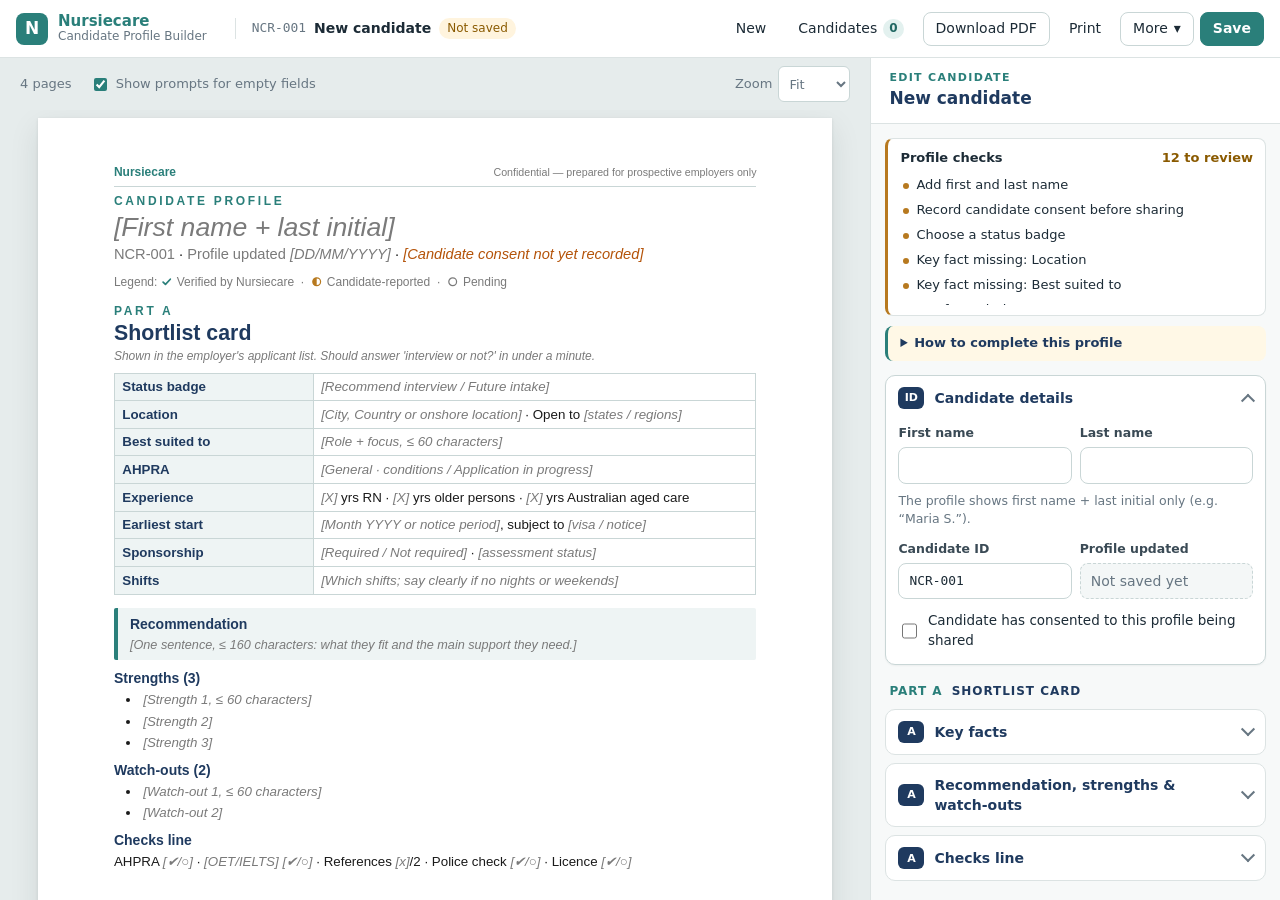
<file: index.html>
<!DOCTYPE html>
<html lang="en-AU">
<head>
  <meta charset="utf-8">
  <meta name="viewport" content="width=device-width, initial-scale=1">
  <title>Candidate Profile Builder — Nursiecare</title>
  <link rel="stylesheet" href="style.css">
</head>
<body>

<!-- ============================ Top bar ============================ -->
<header class="topbar">
  <div class="brand">
    <span class="brand-mark" aria-hidden="true">N</span>
    <div class="brand-text"><strong>Nursiecare</strong><span>Candidate Profile Builder</span></div>
  </div>

  <div class="current-candidate" aria-live="polite">
    <span class="current-id mono" id="currentId">NCR-001</span>
    <span class="current-name" id="currentName">New candidate</span>
    <span class="pill" id="saveState">Not saved</span>
  </div>

  <nav class="actions" aria-label="Candidate actions">
    <button type="button" class="btn btn-ghost" id="btnNew" title="Start a new candidate">New</button>
    <button type="button" class="btn btn-ghost" id="btnLibrary" title="Open a saved candidate">Candidates <span class="count" id="libCount">0</span></button>
    <button type="button" class="btn" id="btnPdf" title="Download this CV as a PDF file">Download PDF</button>
    <button type="button" class="btn btn-ghost" id="btnPrint" title="Print (or choose “Save as PDF” in the print dialog)">Print</button>
    <div class="menu">
      <button type="button" class="btn" id="btnMore" aria-haspopup="true" aria-expanded="false">More <span aria-hidden="true">▾</span></button>
      <div class="menu-list" id="moreMenu" hidden role="menu">
        <button type="button" role="menuitem" data-cmd="html">Download CV as HTML</button>
        <button type="button" role="menuitem" data-cmd="copy">Copy CV</button>
        <hr>
        <button type="button" role="menuitem" data-cmd="backup">Export backup (all candidates)</button>
        <button type="button" role="menuitem" data-cmd="import">Import backup…</button>
        <button type="button" role="menuitem" data-cmd="example">Load example candidate</button>
        <hr>
        <button type="button" role="menuitem" data-cmd="clear">Clear form</button>
        <button type="button" role="menuitem" data-cmd="delete" class="danger">Delete this candidate</button>
      </div>
    </div>
    <button type="button" class="btn btn-primary" id="btnSave" title="Save (Ctrl+S)">Save</button>
  </nav>
</header>

<div class="mobile-tabs" role="tablist">
  <button type="button" data-view="edit" class="on">Edit</button>
  <button type="button" data-view="preview">Preview CV</button>
</div>

<main class="workspace">

  <!-- ============================ CV preview (left) ============================ -->
  <section class="preview-pane" aria-label="CV preview">
    <div class="preview-toolbar">
      <span class="muted" id="pageCount">1 page</span>
      <label class="toggle"><input type="checkbox" id="promptsToggle" checked> Show prompts for empty fields</label>
      <label class="zoom">Zoom
        <select id="zoomSel">
          <option value="fit">Fit</option>
          <option value="0.75">75%</option>
          <option value="1">100%</option>
          <option value="1.25">125%</option>
        </select>
      </label>
    </div>
    <div class="preview-scroll" id="previewScroll">
      <div id="pages" class="cv-pages" title="Click any part of the CV to edit it"></div>
    </div>
  </section>

  <!-- ============================ Editor (right) ============================ -->
  <aside class="editor-pane" aria-label="Edit candidate information">
    <div class="editor-head">
      <div>
        <div class="eyebrow">Edit candidate</div>
        <div class="editor-title" id="editorTitle">New candidate</div>
      </div>
    </div>

    <div class="editor-scroll" id="editor">

      <div class="banner" id="storageWarning" hidden>
        This browser is blocking local storage, so <strong>Save will not work</strong> here.
        Open the file in Chrome, Edge or Firefox, or use <em>More ▸ Export backup</em>.
      </div>

      <div class="checks-box" id="checksBox">
        <div class="checks-head"><span>Profile checks</span><span class="checks-count" id="checksCount"></span></div>
        <ul id="checksList"></ul>
      </div>

      <details class="guide">
        <summary>How to complete this profile</summary>
        <ul>
          <li>Part A becomes the shortlist card in the employer portal. Part B is the full profile the card opens.</li>
          <li>Fill in Part B first, then write Part A from it. Everything on the card must also appear in Part B.</li>
          <li>Card limits: Best suited to ≤ 60 characters · Recommendation one sentence ≤ 160 · Strengths and watch-outs ≤ 60 each.</li>
          <li>Always complete all key facts, even when the answer is a gap (e.g. “0 yrs Australian aged care”). Every card needs at least one watch-out.</li>
          <li>Mark facts: <b class="m-v">✔</b> Verified by Nursiecare · <b class="m-r">◐</b> Candidate-reported · <b class="m-p">○</b> Pending. Click a marker again to clear it.</li>
          <li><strong>Do not add</strong> a photo, age, marital status, religion, health or children’s details.</li>
        </ul>
      </details>

      <!-- ---------- Candidate details ---------- -->
      <details class="ed-section" data-section="details" open>
        <summary><span class="ed-chip">ID</span><span class="ed-title">Candidate details</span></summary>
        <div class="ed-body">
          <div class="grid-2">
            <label class="field"><span class="label">First name</span><input type="text" data-bind="firstName" autocomplete="off"></label>
            <label class="field"><span class="label">Last name</span><input type="text" data-bind="lastName" autocomplete="off"></label>
          </div>
          <p class="hint">The profile shows first name + last initial only (e.g. “Maria S.”).</p>
          <div class="grid-2">
            <label class="field"><span class="label">Candidate ID</span><input type="text" data-bind="id" class="mono" placeholder="NCR-000"></label>
            <div class="field"><span class="label">Profile updated</span><output id="updatedOut" class="readonly">Not saved yet</output></div>
          </div>
          <label class="check"><input type="checkbox" data-bind="consentShared"> Candidate has consented to this profile being shared</label>
        </div>
      </details>

      <div class="ed-group"><span>Part A</span> Shortlist card</div>

      <!-- ---------- Key facts ---------- -->
      <details class="ed-section" data-section="card">
        <summary><span class="ed-chip">A</span><span class="ed-title">Key facts</span></summary>
        <div class="ed-body">
          <label class="field"><span class="label">Status badge</span>
            <select data-bind="card.statusBadge">
              <option value="">Choose…</option>
              <option>Recommend interview</option>
              <option>Future intake</option>
            </select>
          </label>

          <div class="field">
            <div class="label-row"><span class="label">Location</span><div class="marker" data-bind="card.markers.location"></div></div>
            <div class="grid-2">
              <input type="text" data-bind="card.location" placeholder="City, Country or onshore location" aria-label="Location">
              <input type="text" data-bind="card.openTo" placeholder="Open to: states / regions" aria-label="Open to">
            </div>
          </div>

          <div class="field">
            <div class="label-row"><span class="label">Best suited to</span><div class="marker" data-bind="card.markers.bestSuitedTo"></div></div>
            <input type="text" data-bind="card.bestSuitedTo" data-limit="60" placeholder="Role + focus" aria-label="Best suited to">
          </div>

          <div class="field">
            <div class="label-row"><span class="label">AHPRA</span><div class="marker" data-bind="card.markers.ahpra"></div></div>
            <input type="text" data-bind="card.ahpra" placeholder="General · no conditions / Application in progress" aria-label="AHPRA" list="ahpraOptions">
            <datalist id="ahpraOptions">
              <option value="General · no conditions"></option>
              <option value="General · conditions"></option>
              <option value="Application in progress"></option>
              <option value="Not yet applied"></option>
            </datalist>
          </div>

          <div class="field">
            <div class="label-row"><span class="label">Experience <em>years</em></span><div class="marker" data-bind="card.markers.experience"></div></div>
            <div class="grid-3">
              <label class="mini"><input type="number" min="0" step="0.5" data-bind="card.experience.rn"><span>RN</span></label>
              <label class="mini"><input type="number" min="0" step="0.5" data-bind="card.experience.olderPersons"><span>Older persons</span></label>
              <label class="mini"><input type="number" min="0" step="0.5" data-bind="card.experience.ausAgedCare"><span>Aust. aged care</span></label>
            </div>
          </div>

          <div class="field">
            <div class="label-row"><span class="label">Earliest start</span><div class="marker" data-bind="card.markers.earliestStart"></div></div>
            <div class="grid-2">
              <input type="text" data-bind="card.earliestStart" placeholder="Month YYYY or notice period" aria-label="Earliest start">
              <input type="text" data-bind="card.subjectTo" placeholder="Subject to: visa / notice" aria-label="Subject to">
            </div>
          </div>

          <div class="field">
            <div class="label-row"><span class="label">Sponsorship</span><div class="marker" data-bind="card.markers.sponsorship"></div></div>
            <div class="grid-2">
              <select data-bind="card.sponsorship" aria-label="Sponsorship">
                <option value="">Choose…</option>
                <option>Required</option>
                <option>Not required</option>
              </select>
              <input type="text" data-bind="card.sponsorshipStatus" placeholder="Assessment status" aria-label="Assessment status">
            </div>
          </div>

          <div class="field">
            <div class="label-row"><span class="label">Shifts</span><div class="marker" data-bind="card.markers.shifts"></div></div>
            <input type="text" data-bind="card.shifts" placeholder="Which shifts; say clearly if no nights or weekends" aria-label="Shifts">
          </div>
        </div>
      </details>

      <!-- ---------- Recommendation, strengths, watch-outs ---------- -->
      <details class="ed-section" data-section="card-summary">
        <summary><span class="ed-chip">A</span><span class="ed-title">Recommendation, strengths &amp; watch-outs</span></summary>
        <div class="ed-body">
          <label class="field"><span class="label">Recommendation <em>one sentence</em></span>
            <textarea rows="3" data-bind="card.recommendation" data-limit="160" placeholder="What they fit and the main support they need"></textarea>
          </label>
          <div class="field"><span class="label">Strengths <em>aim for 3</em></span>
            <div data-list="card.strengths" data-kind="text" data-limit="60" data-item-label="Strength" data-add="Add strength"></div>
          </div>
          <div class="field"><span class="label">Watch-outs <em>at least 1</em></span>
            <div data-list="card.watchouts" data-kind="text" data-limit="60" data-item-label="Watch-out" data-add="Add watch-out"></div>
          </div>
        </div>
      </details>

      <!-- ---------- Checks line ---------- -->
      <details class="ed-section" data-section="checks">
        <summary><span class="ed-chip">A</span><span class="ed-title">Checks line</span></summary>
        <div class="ed-body">
          <div class="check-rows">
            <div class="label-row"><span class="label">AHPRA</span><div class="marker" data-bind="checks.ahpra"></div></div>
            <div class="label-row">
              <select data-bind="checks.englishTest" aria-label="English test" class="inline-select">
                <option value="">English test…</option>
                <option>OET</option><option>IELTS</option><option>PTE</option><option>TOEFL</option><option>English exempt</option>
              </select>
              <div class="marker" data-bind="checks.english"></div>
            </div>
            <div class="label-row"><span class="label">References</span>
              <select data-bind="checks.references" aria-label="References received" class="inline-select narrow">
                <option value="">x</option><option>0</option><option>1</option><option>2</option>
              </select><span class="muted">/ 2</span>
            </div>
            <div class="label-row"><span class="label">Police check</span><div class="marker" data-bind="checks.police"></div></div>
            <div class="label-row"><span class="label">Licence</span><div class="marker" data-bind="checks.licence"></div></div>
          </div>
        </div>
      </details>

      <div class="ed-group"><span>Part B</span> Full profile</div>

      <!-- ---------- 1. Recruiter assessment ---------- -->
      <details class="ed-section" data-section="assessment">
        <summary><span class="ed-chip">1</span><span class="ed-title">Recruiter assessment</span></summary>
        <div class="ed-body">
          <div class="field"><span class="label">Strengths <em>evidenced, with source</em></span>
            <div data-list="assessment.strengths" data-kind="textarea" data-item-label="Strength" data-first-hint="Longer, evidenced version of strength 1, e.g. ‘confirmed by referee’" data-add="Add strength"></div>
          </div>
          <div class="field"><span class="label">Watch-outs and suggested support</span>
            <div data-list="assessment.watchouts" data-kind="textarea" data-item-label="Watch-out + support" data-first-hint="Gap + suggested support, e.g. ‘No Australian aged care experience. Suggest 2–4 weeks of buddied shifts.’" data-add="Add watch-out"></div>
          </div>
          <div class="field"><span class="label">Suggested interview questions</span>
            <div data-list="assessment.questions" data-kind="textarea" data-item-label="Question" data-first-hint="Scenario question tied to a watch-out" data-add="Add question"></div>
          </div>
        </div>
      </details>

      <!-- ---------- 2. Clinical experience ---------- -->
      <details class="ed-section" data-section="clinical">
        <summary><span class="ed-chip">2</span><span class="ed-title">Clinical experience</span></summary>
        <div class="ed-body">
          <label class="field"><span class="label">Current role</span>
            <input type="text" data-bind="clinical.currentRole" placeholder="Title, unit, facility type and size, country">
          </label>
          <div class="grid-2 grid-narrow-first">
            <label class="field"><span class="label">FT / PT</span>
              <select data-bind="clinical.employmentType"><option value="">Choose…</option><option>FT</option><option>PT</option><option>Casual</option></select>
            </label>
            <label class="field"><span class="label">Practising status</span>
              <input type="text" data-bind="clinical.practising" placeholder="Currently practising / last practised MM/YYYY" list="practisingOptions">
              <datalist id="practisingOptions"><option value="Currently practising"></option></datalist>
            </label>
          </div>
          <label class="field"><span class="label">Summary</span>
            <textarea rows="3" data-bind="clinical.summary" placeholder="2–3 factual sentences: population, acuity, responsibility, leadership"></textarea>
          </label>
          <label class="field"><span class="label">Typical shift</span><input type="text" data-bind="clinical.typicalShift" placeholder="Ratio, acuity, staff supervised"></label>
          <label class="field"><span class="label">Systems</span><input type="text" data-bind="clinical.systems" placeholder="Electronic / paper care plans; medication system"></label>
        </div>
      </details>

      <!-- ---------- Employment history (optional) ---------- -->
      <details class="ed-section" data-section="employment">
        <summary><span class="ed-chip opt">+</span><span class="ed-title">Employment history <em>optional</em></span></summary>
        <div class="ed-body">
          <p class="hint">Appears on the CV as its own section once you add a role.</p>
          <div data-list="employmentHistory" data-kind="employment" data-add="Add experience" data-empty="No previous roles added."></div>
        </div>
      </details>

      <!-- ---------- 3. Capability highlights ---------- -->
      <details class="ed-section" data-section="capabilities">
        <summary><span class="ed-chip">3</span><span class="ed-title">Capability highlights</span></summary>
        <div class="ed-body">
          <p class="hint">Pick the 6 most relevant to aged care. Include at least one <em>Limited</em> row if it’s true: it shows honesty and helps the employer plan orientation.</p>
          <div data-list="capabilities" data-kind="capability" data-add="Add capability"></div>
        </div>
      </details>

      <!-- ---------- Qualifications & registrations (optional) ---------- -->
      <details class="ed-section" data-section="qualifications">
        <summary><span class="ed-chip opt">+</span><span class="ed-title">Qualifications &amp; registrations <em>optional</em></span></summary>
        <div class="ed-body">
          <p class="hint">Appears on the CV as its own section once you add an entry.</p>
          <div class="field"><span class="label">Education / qualifications</span>
            <div data-list="qualifications" data-kind="qualification" data-add="Add qualification" data-empty="No qualifications added."></div>
          </div>
          <div class="field"><span class="label">Certifications / registrations</span>
            <div data-list="registrations" data-kind="registration" data-add="Add certification" data-empty="No registrations added."></div>
          </div>
        </div>
      </details>

      <!-- ---------- 4. Verification ---------- -->
      <details class="ed-section" data-section="verification">
        <summary><span class="ed-chip">4</span><span class="ed-title">Verification</span></summary>
        <div class="ed-body verify">
          <div class="field">
            <div class="label-row"><span class="label">AHPRA</span><div class="marker" data-bind="verification.ahpra.status"></div></div>
            <input type="text" data-bind="verification.ahpra.note" placeholder="e.g. Checked on register 12/09/2026" aria-label="AHPRA verification note">
          </div>
          <div class="field">
            <div class="label-row"><span class="label">Qualification</span><div class="marker" data-bind="verification.qualification.status"></div></div>
            <input type="text" data-bind="verification.qualification.note" placeholder="What was sighted" aria-label="Qualification verification note">
          </div>
          <div class="field">
            <div class="label-row"><span class="label">Employment</span><div class="marker" data-bind="verification.employment.status"></div></div>
            <input type="text" data-bind="verification.employment.note" placeholder="Period verified / Partial" aria-label="Employment verification note">
          </div>
          <div class="field">
            <div class="label-row"><span class="label">References</span><div class="marker" data-bind="verification.references.status"></div></div>
            <input type="text" data-bind="verification.references.note" placeholder="x of 2: roles" aria-label="References note">
          </div>
          <div class="field">
            <div class="label-row"><span class="label">Police check</span><div class="marker" data-bind="verification.police.status"></div></div>
            <input type="text" data-bind="verification.police.note" placeholder="Status" aria-label="Police check note">
          </div>
          <div class="field">
            <div class="label-row"><span class="label">Vaccinations</span><div class="marker" data-bind="verification.vaccinations.status"></div></div>
            <input type="text" data-bind="verification.vaccinations.note" placeholder="Status; employer to confirm requirements" aria-label="Vaccinations note">
          </div>
        </div>
      </details>

      <!-- ---------- 5. Work preferences ---------- -->
      <details class="ed-section" data-section="preferences">
        <summary><span class="ed-chip">5</span><span class="ed-title">Work preferences</span></summary>
        <div class="ed-body">
          <div class="grid-2">
            <label class="field"><span class="label">Role</span><input type="text" data-bind="preferences.role" placeholder="RN / Senior RN / Clinical Lead" list="roleOptions"></label>
            <label class="field"><span class="label">Hours</span><input type="text" data-bind="preferences.hours" placeholder="FT / PT, hours"></label>
          </div>
          <datalist id="roleOptions"><option value="RN"></option><option value="Senior RN"></option><option value="Clinical Lead"></option></datalist>
          <label class="field"><span class="label">Shifts</span><input type="text" data-bind="preferences.shifts" placeholder="Detail"></label>
          <label class="field"><span class="label">Pay</span><input type="text" data-bind="preferences.pay" placeholder="Range / Award or EA rate"></label>
        </div>
      </details>

      <!-- ---------- 6. Readiness and communication ---------- -->
      <details class="ed-section" data-section="readiness">
        <summary><span class="ed-chip">6</span><span class="ed-title">Readiness &amp; communication</span></summary>
        <div class="ed-body">
          <div class="grid-2">
            <label class="field"><span class="label">Aged care prep</span>
              <select data-bind="readiness.agedCarePrep">
                <option value="">Modules completed…</option>
                <option>0</option><option>1</option><option>2</option><option>3</option><option>4</option><option>5</option>
                <option>6</option><option>7</option><option>8</option><option>9</option><option>10</option>
              </select>
            </label>
            <label class="field"><span class="label">Intro video</span>
              <select data-bind="readiness.introVideo"><option value="">Choose…</option><option>Available</option><option>Not available</option></select>
            </label>
          </div>
          <label class="field"><span class="label">English</span><input type="text" data-bind="readiness.english" placeholder="OET / IELTS result / Exempt"></label>
          <label class="field"><span class="label">Our interview</span><input type="text" data-bind="readiness.interview" placeholder="DD/MM/YYYY, format, length"></label>
          <label class="field"><span class="label">What we saw</span><textarea rows="2" data-bind="readiness.whatWeSaw" placeholder="1–2 observed behaviours, not ratings"></textarea></label>
        </div>
      </details>

      <!-- ---------- 7. Relocation and visa ---------- -->
      <details class="ed-section" data-section="relocation">
        <summary><span class="ed-chip">7</span><span class="ed-title">Relocation &amp; visa</span></summary>
        <div class="ed-body">
          <div class="grid-2">
            <label class="field"><span class="label">Relocating</span>
              <select data-bind="relocation.relocating"><option value="">Choose…</option><option>Alone</option><option>With partner</option><option>With family</option></select>
            </label>
            <label class="field"><span class="label">Commitment sought</span><input type="text" data-bind="relocation.commitment" placeholder="e.g. 2-year commitment"></label>
          </div>
          <label class="field"><span class="label">Areas</span><input type="text" data-bind="relocation.areas" placeholder="Specific towns discussed"></label>
          <label class="field"><span class="label">Support needed</span><input type="text" data-bind="relocation.supportNeeded" placeholder="Accommodation / transport / childcare / partner work / none"></label>
          <label class="field"><span class="label">Driving</span><input type="text" data-bind="relocation.driving" placeholder="Licence status · drives regularly"></label>
          <label class="field"><span class="label">Visa</span><textarea rows="2" data-bind="relocation.visa" placeholder="Onshore/offshore · current visa · pathway · agent assessment status"></textarea></label>
          <label class="field"><span class="label">Mobilisation</span><input type="text" data-bind="relocation.mobilisation" placeholder="X–Y months from offer"></label>
        </div>
      </details>

      <!-- ---------- 8. Nursiecare support ---------- -->
      <details class="ed-section" data-section="support">
        <summary><span class="ed-chip">8</span><span class="ed-title">Nursiecare support</span></summary>
        <div class="ed-body">
          <label class="field"><span class="label">Support included</span><textarea rows="2" data-bind="support.included"></textarea></label>
          <div class="grid-3">
            <label class="field"><span class="label">Recruiter</span><input type="text" data-bind="support.recruiterName" placeholder="Name"></label>
            <label class="field"><span class="label">Email</span><input type="email" data-bind="support.recruiterEmail" placeholder="email"></label>
            <label class="field"><span class="label">Phone</span><input type="tel" data-bind="support.recruiterPhone" placeholder="phone"></label>
          </div>
          <p class="hint">Recruiter details are remembered for the next new candidate.</p>
        </div>
      </details>

      <div class="editor-foot">
        <button type="button" class="btn btn-primary btn-block" onclick="document.getElementById('btnSave').click()">Save candidate</button>
      </div>
    </div>
  </aside>
</main>

<!-- Off-screen area used to measure and paginate the CV -->
<div id="measure" class="cv-measure" aria-hidden="true"></div>

<!-- ============================ Candidate library ============================ -->
<dialog id="library" class="library" aria-labelledby="libTitle">
  <div class="lib-head">
    <div>
      <h2 id="libTitle">Saved candidates</h2>
      <p class="muted" id="libMeta"></p>
    </div>
    <button type="button" class="icon-btn" id="libClose" aria-label="Close">✕</button>
  </div>
  <div class="lib-tools">
    <input type="search" id="libSearch" placeholder="Search by name, ID, role, location or status…" aria-label="Search candidates">
    <button type="button" class="btn btn-primary" id="libNew">New candidate</button>
  </div>
  <div class="lib-list" id="libList"></div>
  <div class="lib-foot">
    <span class="muted">Saved only in this browser on this computer. Export a backup regularly.</span>
    <span>
      <button type="button" class="btn btn-sm" id="libImport">Import…</button>
      <button type="button" class="btn btn-sm" id="libBackup">Export backup</button>
    </span>
  </div>
</dialog>

<input type="file" id="importFile" accept="application/json,.json" hidden>
<div id="toast" class="toast" role="status" aria-live="polite"></div>

<script src="script.js"></script>
</body>
</html>
</file>
<file: style.css>
/* ==========================================================================
   Nursiecare · Candidate Profile Builder — application styles
   (The CV page design itself is in script.js → CV_THEME_CSS, so the preview,
   print output and downloaded HTML all use exactly the same styles.)
   ========================================================================== */
:root {
  --teal: #2A7F7A;
  --teal-dark: #216863;
  --teal-soft: #E3F1EF;
  --navy: #1F3A5F;
  --ink: #1C2B36;
  --muted: #677682;
  --line: #DCE3E3;
  --line-strong: #C9D6D6;
  --canvas: #E6ECEC;
  --panel: #FFFFFF;
  --field: #FFFFFF;
  --amber: #B7791F;
  --amber-soft: #FFF4DE;
  --danger: #B42318;
  --ok: #1E7A4C;
  --radius: 8px;
  --shadow-page: 0 1px 3px rgba(16, 40, 40, .10), 0 10px 28px rgba(16, 40, 40, .10);
  --font: "Segoe UI", system-ui, -apple-system, "Helvetica Neue", Arial, sans-serif;
}

* { box-sizing: border-box; }
html, body { height: 100%; }
body {
  margin: 0;
  font: 14px/1.45 var(--font);
  color: var(--ink);
  background: var(--canvas);
  display: flex;
  flex-direction: column;
  overflow: hidden;
}
button, input, select, textarea { font: inherit; color: inherit; }
.mono { font-family: ui-monospace, "SFMono-Regular", Consolas, monospace; font-size: .92em; }
.muted { color: var(--muted); }
[hidden] { display: none !important; }

/* ---------------------------------------------------------------- Buttons */
.btn {
  display: inline-flex; align-items: center; gap: 6px;
  height: 34px; padding: 0 12px;
  border: 1px solid var(--line-strong); border-radius: var(--radius);
  background: #fff; cursor: pointer; white-space: nowrap;
  transition: background .15s, border-color .15s, box-shadow .15s;
}
.btn:hover { background: #F3F7F7; border-color: #B7C6C6; }
.btn:focus-visible, .icon-btn:focus-visible, .btn-add:focus-visible { outline: 2px solid var(--teal); outline-offset: 2px; }
.btn-primary { background: var(--teal); border-color: var(--teal); color: #fff; font-weight: 600; }
.btn-primary:hover { background: var(--teal-dark); border-color: var(--teal-dark); }
.btn-ghost { border-color: transparent; background: transparent; }
.btn-ghost:hover { background: #EEF3F3; border-color: transparent; }
.btn-sm { height: 28px; padding: 0 10px; font-size: 13px; }
.btn-block { width: 100%; justify-content: center; height: 40px; }
.count {
  display: inline-grid; place-items: center; min-width: 20px; height: 20px; padding: 0 6px;
  border-radius: 10px; background: var(--teal-soft); color: var(--teal-dark); font-size: 12px; font-weight: 600;
}
.icon-btn {
  display: inline-grid; place-items: center; width: 28px; height: 28px;
  border: 0; border-radius: 6px; background: transparent; color: var(--muted); cursor: pointer;
}
.icon-btn svg { width: 16px; height: 16px; }
.icon-btn:hover:not(:disabled) { background: #EEF3F3; color: var(--ink); }
.icon-btn.danger:hover:not(:disabled) { background: #FDECEA; color: var(--danger); }
.icon-btn:disabled { opacity: .3; cursor: default; }

/* ---------------------------------------------------------------- Top bar */
.topbar {
  flex: none;
  display: flex; align-items: center; gap: 16px;
  height: 58px; padding: 0 16px;
  background: #fff; border-bottom: 1px solid var(--line);
  position: relative; z-index: 5;
}
.brand { display: flex; align-items: center; gap: 10px; min-width: 0; }
.brand-mark {
  display: grid; place-items: center; width: 32px; height: 32px; border-radius: 8px;
  background: var(--teal); color: #fff; font-weight: 700; font-size: 17px;
}
.brand-text { display: flex; flex-direction: column; line-height: 1.15; }
.brand-text strong { color: var(--teal); font-size: 15px; }
.brand-text span { color: var(--muted); font-size: 12px; }
.current-candidate {
  display: flex; align-items: center; gap: 8px; min-width: 0;
  margin-left: 12px; padding-left: 16px; border-left: 1px solid var(--line);
}
.current-id { color: var(--muted); }
.current-name { font-weight: 600; white-space: nowrap; overflow: hidden; text-overflow: ellipsis; }
.pill { font-size: 12px; padding: 2px 8px; border-radius: 999px; white-space: nowrap; background: #EEF1F4; color: var(--muted); }
.pill-ok { background: #E4F4EC; color: var(--ok); }
.pill-warn { background: var(--amber-soft); color: #8A5A00; }
.actions { margin-left: auto; display: flex; align-items: center; gap: 6px; }

.menu { position: relative; }
.menu-list {
  position: absolute; right: 0; top: calc(100% + 6px); min-width: 240px; padding: 6px;
  background: #fff; border: 1px solid var(--line); border-radius: 10px;
  box-shadow: 0 10px 30px rgba(16, 40, 40, .15); z-index: 20;
}
.menu-list button {
  display: block; width: 100%; text-align: left; padding: 8px 10px; border: 0; border-radius: 6px;
  background: none; cursor: pointer;
}
.menu-list button:hover { background: #F0F5F5; }
.menu-list button.danger { color: var(--danger); }
.menu-list hr { border: 0; border-top: 1px solid var(--line); margin: 5px 2px; }

/* ---------------------------------------------------------------- Layout */
.workspace {
  flex: 1; min-height: 0;
  display: grid;
  grid-template-columns: minmax(0, 1fr) clamp(380px, 32vw, 480px);
}
.preview-pane { display: flex; flex-direction: column; min-width: 0; min-height: 0; }
.preview-toolbar {
  flex: none; display: flex; align-items: center; gap: 18px;
  padding: 8px 20px; font-size: 13px; color: var(--muted);
}
.preview-toolbar .zoom { margin-left: auto; display: flex; align-items: center; gap: 6px; }
.preview-toolbar select { height: 28px; border: 1px solid var(--line-strong); border-radius: 6px; background: #fff; padding: 0 6px; }
.toggle { display: inline-flex; align-items: center; gap: 6px; cursor: pointer; }
.toggle input { accent-color: var(--teal); }
.preview-scroll { flex: 1; min-height: 0; overflow: auto; padding: 8px 24px 48px; }
.cv-pages { display: flex; flex-direction: column; align-items: center; gap: 24px; width: max-content; min-width: 100%; margin: 0 auto; }
.cv-pages .cv-page { box-shadow: var(--shadow-page); flex: none; }
.cv-pages .cv-body > [data-section] { cursor: pointer; border-radius: 2px; transition: outline-color .15s; outline: 1px dashed transparent; outline-offset: 2px; }
.cv-pages .cv-body > [data-section]:hover { outline-color: rgba(42, 127, 122, .55); }

.cv-measure { position: absolute; left: -10000px; top: 0; visibility: hidden; pointer-events: none; }

/* ---------------------------------------------------------------- Editor */
.editor-pane {
  display: flex; flex-direction: column; min-height: 0;
  background: #F7F9F9; border-left: 1px solid var(--line);
}
.editor-head {
  flex: none; padding: 12px 18px; background: #fff; border-bottom: 1px solid var(--line);
}
.eyebrow { font-size: 11px; letter-spacing: .12em; text-transform: uppercase; color: var(--teal); font-weight: 700; }
.editor-title { font-size: 17px; font-weight: 650; color: var(--navy); white-space: nowrap; overflow: hidden; text-overflow: ellipsis; }
.editor-scroll { flex: 1; min-height: 0; overflow-y: auto; padding: 14px 14px 24px; scroll-padding-top: 10px; }
.editor-foot { padding: 14px 2px 4px; }

.banner { background: #FDECEA; color: #7A1E14; border-radius: var(--radius); padding: 10px 12px; margin-bottom: 12px; font-size: 13px; }

.checks-box { background: #fff; border: 1px solid var(--line); border-left: 3px solid var(--amber); border-radius: var(--radius); padding: 10px 12px; margin-bottom: 10px; }
.checks-box.ok { border-left-color: var(--teal); }
.checks-head { display: flex; justify-content: space-between; font-weight: 600; font-size: 13px; }
.checks-count { color: #8A5A00; font-weight: 600; }
.checks-box.ok .checks-count { color: var(--teal-dark); }
.checks-box ul { list-style: none; margin: 6px 0 0; padding: 0; max-height: 132px; overflow-y: auto; }
.checks-box li button {
  width: 100%; text-align: left; border: 0; background: none; padding: 3px 0 3px 16px; cursor: pointer;
  font-size: 13px; color: var(--ink); position: relative;
}
.checks-box li button::before { content: ""; position: absolute; left: 3px; top: 10px; width: 6px; height: 6px; border-radius: 50%; background: var(--amber); }
.checks-box li button:hover { color: var(--teal-dark); text-decoration: underline; }
.checks-box li.done { font-size: 13px; color: var(--muted); padding-top: 2px; }

.guide { background: #FFF8E6; border-left: 3px solid var(--teal); border-radius: var(--radius); padding: 8px 12px; margin-bottom: 14px; font-size: 13px; }
.guide summary { cursor: pointer; font-weight: 600; color: var(--navy); }
.guide ul { margin: 8px 0 2px; padding-left: 18px; }
.guide li { margin-bottom: 4px; }
.m-v { color: var(--teal); } .m-r { color: var(--amber); } .m-p { color: var(--muted); }

.ed-group {
  margin: 18px 4px 8px; font-size: 12px; font-weight: 700; color: var(--navy);
  text-transform: uppercase; letter-spacing: .08em;
}
.ed-group span { color: var(--teal); margin-right: 4px; }

.ed-section {
  background: #fff; border: 1px solid var(--line); border-radius: 10px; margin-bottom: 8px;
  transition: box-shadow .3s, border-color .3s;
}
.ed-section[open] { border-color: var(--line-strong); box-shadow: 0 1px 2px rgba(16, 40, 40, .05); }
.ed-section.flash { animation: flash 1.1s ease-out; }
@keyframes flash { 0% { box-shadow: 0 0 0 3px rgba(42, 127, 122, .45); } 100% { box-shadow: 0 0 0 3px rgba(42, 127, 122, 0); } }
.ed-section > summary {
  list-style: none; display: flex; align-items: center; gap: 10px; cursor: pointer;
  padding: 11px 12px; font-weight: 600; color: var(--navy); user-select: none;
}
.ed-section > summary::-webkit-details-marker { display: none; }
.ed-section > summary::after {
  content: ""; margin-left: auto; width: 8px; height: 8px; flex: none;
  border-right: 2px solid var(--muted); border-bottom: 2px solid var(--muted);
  transform: rotate(45deg) translate(-2px, -2px); transition: transform .2s;
}
.ed-section[open] > summary::after { transform: rotate(-135deg) translate(-2px, -2px); }
.ed-section > summary:hover { background: #FAFCFC; border-radius: 10px; }
.ed-chip {
  display: inline-grid; place-items: center; min-width: 26px; height: 22px; padding: 0 5px;
  border-radius: 6px; background: var(--navy); color: #fff; font-size: 11px; font-weight: 700;
}
.ed-chip.opt { background: var(--teal-soft); color: var(--teal-dark); }
.ed-title em, .label em { font-style: normal; font-weight: 400; color: var(--muted); font-size: 12px; margin-left: 4px; }
.ed-body { padding: 4px 12px 14px; display: flex; flex-direction: column; gap: 12px; }

/* Fields */
.field { display: flex; flex-direction: column; gap: 5px; min-width: 0; }
.label { font-size: 12.5px; font-weight: 600; color: #3A4A55; }
.label-row { display: flex; align-items: center; justify-content: space-between; gap: 8px; min-height: 28px; }
.hint { margin: -4px 0 0; font-size: 12.5px; color: var(--muted); }
input[type="text"], input[type="email"], input[type="tel"], input[type="number"], input[type="month"], input[type="date"], input[type="search"],
select, textarea, output.readonly {
  width: 100%; min-width: 0; padding: 7px 10px; min-height: 36px;
  background: var(--field); border: 1px solid var(--line-strong); border-radius: var(--radius);
  transition: border-color .15s, box-shadow .15s;
}
textarea { resize: vertical; line-height: 1.4; }
select { cursor: pointer; }
input:hover, select:hover, textarea:hover { border-color: #B2C2C2; }
input:focus, select:focus, textarea:focus { outline: none; border-color: var(--teal); box-shadow: 0 0 0 3px rgba(42, 127, 122, .18); }
input:disabled { background: #F1F4F4; color: var(--muted); }
input::placeholder, textarea::placeholder { color: #9AA7AE; }
output.readonly { display: flex; align-items: center; background: #F4F7F7; color: var(--muted); border-style: dashed; }
.is-over { border-color: #D97706 !important; }
.counter { align-self: flex-end; font-size: 11.5px; color: var(--muted); margin-top: -2px; font-variant-numeric: tabular-nums; }
.counter.over { color: #B45309; font-weight: 600; }
.check { display: flex; align-items: center; gap: 8px; font-size: 13.5px; cursor: pointer; }
.check input { width: 16px; height: 16px; accent-color: var(--teal); }

.grid-2 { display: grid; grid-template-columns: 1fr 1fr; gap: 8px; }
.grid-3 { display: grid; grid-template-columns: repeat(3, 1fr); gap: 8px; }
.grid-wide-first { grid-template-columns: 1.6fr 1fr; }
.grid-narrow-first { grid-template-columns: .7fr 1.3fr; }
.mini { display: flex; flex-direction: column; gap: 3px; font-size: 12px; color: var(--muted); }

/* Fact marker ✔ ◐ ○ */
.marker { display: inline-flex; border: 1px solid var(--line-strong); border-radius: 7px; overflow: hidden; flex: none; background: #fff; }
.marker button {
  width: 30px; height: 26px; border: 0; background: none; cursor: pointer; font-size: 13px; color: #9AA7AE;
  border-left: 1px solid var(--line); line-height: 1;
}
.marker button:first-child { border-left: 0; }
.marker button svg { width: 13px; height: 13px; display: block; margin: 0 auto; }
.marker button:hover { background: #F0F5F5; color: var(--ink); }
.marker button.on[data-value="verified"] { background: var(--teal); color: #fff; }
.marker button.on[data-value="reported"] { background: var(--amber); color: #fff; }
.marker button.on[data-value="pending"] { background: #7A7A7A; color: #fff; }
.check-rows { display: flex; flex-direction: column; gap: 6px; }
.inline-select { width: auto; min-height: 30px; padding: 3px 8px; }
.inline-select.narrow { width: 64px; margin-left: auto; }

/* Repeatable lists */
.list-items { display: flex; flex-direction: column; gap: 8px; }
.li { display: flex; align-items: flex-start; gap: 4px; }
.li-main { flex: 1; min-width: 0; display: flex; flex-direction: column; }
.li-tools { display: flex; align-items: center; gap: 0; padding-top: 4px; }
.li-card { border: 1px solid var(--line); border-radius: var(--radius); padding: 8px 10px 10px; background: #FBFCFC; display: flex; flex-direction: column; gap: 8px; }
.li-card-head { display: flex; align-items: center; justify-content: space-between; font-size: 12px; font-weight: 700; color: var(--teal-dark); text-transform: uppercase; letter-spacing: .05em; }
.li-card-head .li-tools { padding: 0; }
.list-empty { margin: 0 0 4px; color: var(--muted); font-size: 13px; }
.btn-add {
  display: inline-flex; align-items: center; gap: 6px; margin-top: 8px; align-self: flex-start;
  height: 32px; padding: 0 12px; border: 1px dashed #9CC3BF; border-radius: var(--radius);
  background: #F4FAF9; color: var(--teal-dark); font-weight: 600; font-size: 13px; cursor: pointer;
}
.btn-add svg { width: 14px; height: 14px; }
.btn-add:hover { background: var(--teal-soft); border-style: solid; }

/* ---------------------------------------------------------------- Library dialog */
.library {
  width: min(920px, calc(100vw - 32px)); max-height: min(720px, calc(100vh - 48px));
  padding: 0; border: 0; border-radius: 14px; box-shadow: 0 24px 60px rgba(10, 30, 30, .3);
  display: none; flex-direction: column; color: var(--ink);
}
.library[open] { display: flex; }
.library::backdrop { background: rgba(20, 35, 45, .45); }
.lib-head { display: flex; justify-content: space-between; align-items: flex-start; padding: 18px 20px 6px; }
.lib-head h2 { margin: 0; font-size: 18px; color: var(--navy); }
.lib-head p { margin: 2px 0 0; font-size: 13px; }
.lib-tools { display: flex; gap: 8px; padding: 8px 20px 12px; }
.lib-tools input { flex: 1; }
.lib-list { flex: 1; min-height: 120px; overflow: auto; padding: 0 20px; }
.lib-grid { font-size: 13.5px; }
.lib-row {
  display: grid; align-items: center; gap: 0 12px;
  grid-template-columns: 76px minmax(150px, 1.4fr) minmax(120px, 1.2fr) minmax(130px, auto) 86px 96px;
  padding: 9px 8px; border-bottom: 1px solid #EDF1F1;
}
.lib-row > * { min-width: 0; }
.lib-headrow { position: sticky; top: 0; z-index: 1; background: #fff; font-size: 12px; font-weight: 600; color: var(--muted); padding-top: 8px; padding-bottom: 8px; border-bottom-color: var(--line); }
.lib-row[data-uid] { cursor: pointer; border-radius: 6px; }
.lib-row[data-uid]:hover { background: #F5F9F9; }
.lib-row.is-current { background: #EFF7F6; }
.lib-row .sub { display: block; color: var(--muted); font-size: 12.5px; }
.c-name strong, .c-role { overflow-wrap: anywhere; }
.nowrap { white-space: nowrap; }
.actions-cell { display: flex; justify-content: flex-end; align-items: center; gap: 4px; }
.tag { font-size: 12px; padding: 2px 8px; border-radius: 999px; white-space: nowrap; }
.tag-go { background: var(--teal-soft); color: var(--teal-dark); }
.tag-later { background: var(--amber-soft); color: #8A5A00; }
.lib-empty { text-align: center; padding: 36px 12px; color: var(--muted); }
.lib-empty p { margin: 4px 0; }
.lib-empty .btn { margin-top: 12px; }
.lib-foot { display: flex; justify-content: space-between; align-items: center; gap: 12px; padding: 12px 20px; border-top: 1px solid var(--line); font-size: 12.5px; }

/* ---------------------------------------------------------------- Toast */
.toast {
  position: fixed; left: 50%; bottom: 24px; transform: translate(-50%, 20px);
  background: var(--navy); color: #fff; padding: 10px 16px; border-radius: 10px; font-size: 13.5px;
  opacity: 0; pointer-events: none; transition: opacity .2s, transform .2s; z-index: 50; max-width: calc(100vw - 32px);
}
.toast.show { opacity: 1; transform: translate(-50%, 0); }
.toast.error { background: var(--danger); }
.toast.warn { background: #8A5A00; }
.pdf-stage { position: fixed; left: -12000px; top: 0; }

/* ---------------------------------------------------------------- Mobile */
.mobile-tabs { display: none; }
@media (max-width: 1100px) {
  .brand-text span, .current-id { display: none; }
}
@media (max-width: 900px) {
  body { overflow: auto; height: auto; min-height: 100%; }
  .topbar { flex-wrap: wrap; height: auto; padding: 10px 16px; gap: 8px 12px; }
  .current-candidate { margin-left: 0; padding-left: 12px; flex: 1; }
  .actions { width: 100%; margin-left: 0; flex-wrap: wrap; }
  .actions .btn-primary { margin-left: auto; }
  .mobile-tabs {
    display: flex; position: sticky; top: 0; z-index: 4; background: #fff; border-bottom: 1px solid var(--line); padding: 6px 16px;
  }
  .mobile-tabs button { flex: 1; height: 34px; border: 1px solid var(--line-strong); background: #fff; cursor: pointer; font-weight: 600; color: var(--muted); }
  .mobile-tabs button:first-child { border-radius: 8px 0 0 8px; }
  .mobile-tabs button:last-child { border-radius: 0 8px 8px 0; border-left: 0; }
  .mobile-tabs button.on { background: var(--teal); border-color: var(--teal); color: #fff; }
  .workspace { display: block; }
  body[data-view="edit"] .preview-pane { display: none; }
  body[data-view="preview"] .editor-pane { display: none; }
  .editor-pane { border-left: 0; }
  .editor-scroll, .preview-scroll { overflow: visible; }
  .preview-scroll { padding: 8px 16px 40px; }
  .preview-toolbar { padding: 8px 16px; flex-wrap: wrap; gap: 8px 14px; }
  .lib-row { grid-template-columns: 64px minmax(0, 1fr) auto 84px 92px; }
  .lib-row .c-role { display: none; }
}
@media (max-width: 560px) {
  .lib-row { grid-template-columns: minmax(0, 1fr) auto; row-gap: 4px; }
  .lib-row > .mono, .lib-row .c-status, .lib-row > .nowrap, .lib-headrow { display: none; }
}
@media (max-width: 480px) {
  .grid-2, .grid-3 { grid-template-columns: 1fr; }
  .grid-3 .mini { flex-direction: row-reverse; align-items: center; justify-content: flex-end; gap: 8px; }
  .grid-3 .mini input { width: 90px; }
}

/* ---------------------------------------------------------------- Print: only the CV pages */
@media print {
  @page { size: A4; margin: 0; }
  html, body { height: auto; overflow: visible; background: #fff; display: block; }
  .topbar, .mobile-tabs, .editor-pane, .preview-toolbar, .toast, .library, .cv-measure, .pdf-stage { display: none !important; }
  .workspace, .preview-pane, .preview-scroll { display: block !important; overflow: visible !important; padding: 0 !important; height: auto; }
  .cv-pages { display: block; width: auto; zoom: 1 !important; gap: 0; }
  .cv-pages .cv-page { box-shadow: none; margin: 0; break-after: page; page-break-after: always; }
  .cv-pages .cv-page:last-child { break-after: auto; page-break-after: auto; }
  .cv-pages .cv-body > [data-section] { outline: none !important; }
}
</file>
